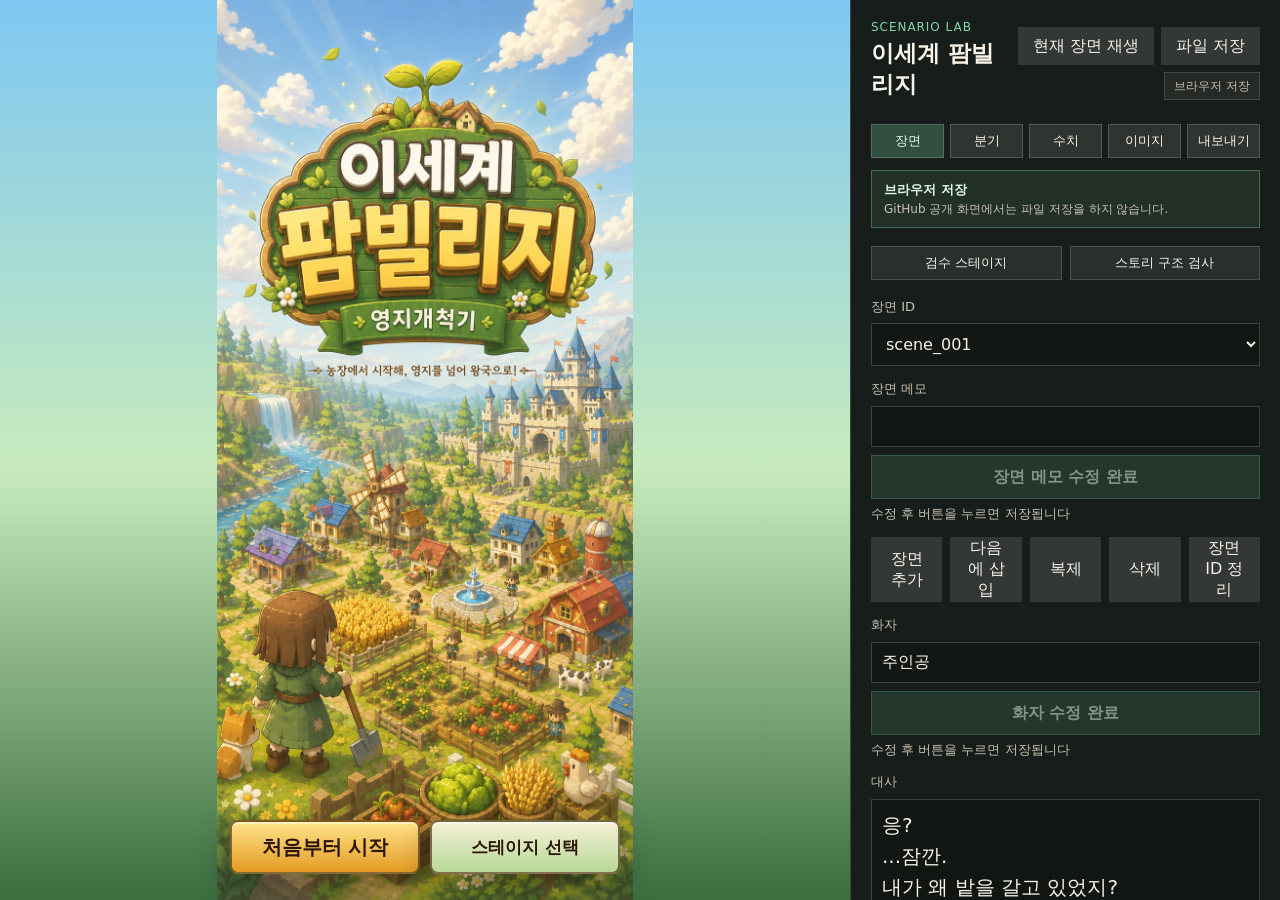
<file: index.html>
<!doctype html>
<html lang="ko">
  <script>if(location.search.includes("publish")||location.hash.includes("publish")){document.documentElement.classList.add("publish-page");}</script>
  <head>
    <meta charset="UTF-8" />
    <meta name="viewport" content="width=device-width, initial-scale=1.0, viewport-fit=cover" />
    <title>이세계 팜빌리지 제작 시뮬레이터</title>
    <link rel="stylesheet" href="./styles.css?v=20260715a" />
  </head>
  <body>
    <main class="app editor-open">
      <section class="stage" aria-label="비주얼 노벨 시뮬레이터">
        <img class="backdrop-fill" id="backdropFill" alt="" />
        <img class="backdrop" id="backdrop" alt="" />
        <div class="backdrop-fallback"></div>
        <section class="title-screen" id="titleScreen" aria-label="타이틀 화면">
          <img class="title-art" id="titleArt" alt="이세계 팜빌리지 영지개척기" />
          <div class="title-actions">
            <button class="title-start-button" id="startButton" type="button">처음부터 시작</button>
            <button class="title-stage-button" id="stageSelectButton" type="button">스테이지 선택</button>
          </div>
          <div class="stage-select-panel" id="stageSelectPanel" hidden>
            <div class="stage-select-header">
              <h2>스테이지 선택</h2>
              <button id="stageBackButton" type="button">닫기</button>
            </div>
            <div class="stage-select-list" id="stageSelectList"></div>
          </div>
        </section>
        <div class="character-layer" id="characterLayer"></div>
        <div class="scene-vignette"></div>
        <aside class="hud" aria-label="진행 상태">
          <div class="hud-block"><span>Quest</span><strong id="questTitle">-</strong></div>
          <div class="quest-progress"><div id="questProgress"></div></div>
          <div class="affection" id="affectionPanel"></div>
        </aside>
        <section class="dialogue" aria-live="polite">
          <div class="speaker-row">
            <strong id="speaker">-</strong>
            <div class="controls">
              <button class="icon-button" id="autoButton" type="button" title="자동 진행">Auto</button>
              <button class="icon-button" id="logButton" type="button" title="로그 보기">Log</button>
              <button class="icon-button" id="resetButton" type="button" title="테스트 플레이 처음부터">처음</button>
              <button class="icon-button next-button" id="nextButton" type="button" title="다음 장면">Next</button>
            </div>
          </div>
          <p id="line"></p>
          <div class="choices" id="choices"></div>
        </section>
      </section>

      <aside class="editor" aria-label="시나리오 에디터">
        <header class="editor-header">
          <div>
            <p class="eyebrow">Scenario Lab</p>
            <h1>이세계 팜빌리지</h1>
          </div>
          <div class="editor-actions">
            <button id="playCurrentButton" type="button">현재 장면 재생</button>
            <button id="saveFileButton" type="button">파일 저장</button>
            <span class="header-save-status idle" id="headerSaveStatus">파일 저장 대기</span>
          </div>
        </header>
        <div class="editor-tabs" role="tablist">
          <button class="active" data-editor-tab="scene" type="button">장면</button>
          <button data-editor-tab="branch" type="button">분기</button>
          <button data-editor-tab="stats" type="button">수치</button>
          <button data-editor-tab="assets" type="button">이미지</button>
          <button data-editor-tab="export" type="button">내보내기</button>
        </div>
        <section class="editor-body" id="editorBody"></section>
      </aside>

      <aside class="side-panel" id="logPanel" aria-label="대화 로그">
        <header><h1>테스트 로그</h1><button id="closeLogButton" type="button" onclick="var p=document.getElementById('logPanel');p.classList.remove('open');p.style.display='none';p.style.visibility='hidden';p.style.pointerEvents='none';">닫기</button></header>
        <div class="tabs" role="tablist">
          <button class="active" data-tab="log" type="button">로그</button>
          <button data-tab="quests" type="button">퀘스트</button>
          <button data-tab="characters" type="button">인물</button>
        </div>
        <div class="panel-content" id="panelContent"></div>
      </aside>
    </main>
    <script src="./data/scenario.js?v=20260715a"></script>
    <script src="./app.js?v=20260715a"></script>
  </body>
</html>
</file>
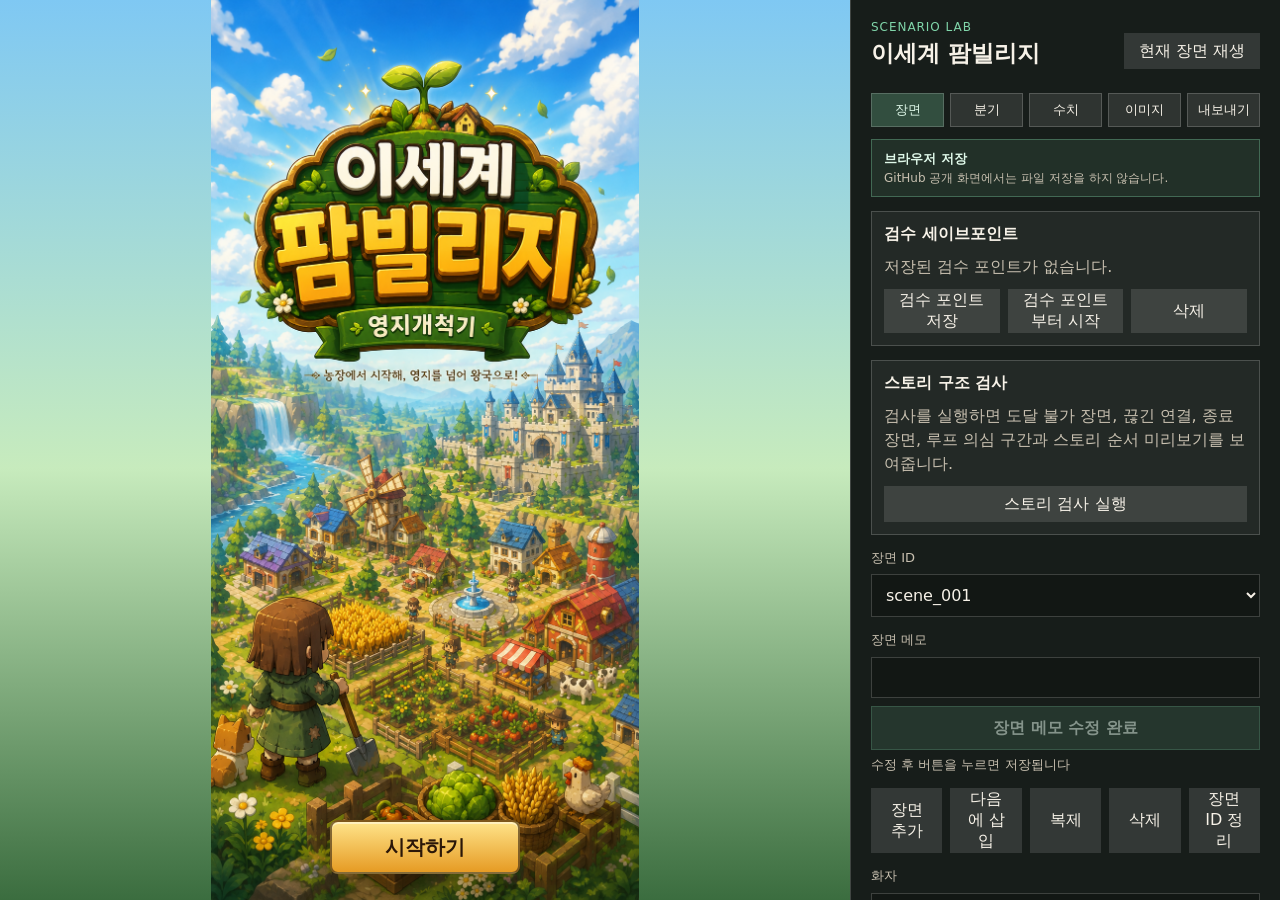
<file: github-pages-upload/index.html>
<!doctype html>
<html lang="ko">
  <script>if(location.search.includes("publish")||location.hash.includes("publish")){document.documentElement.classList.add("publish-page");}</script>
  <head>
    <meta charset="UTF-8" />
    <meta name="viewport" content="width=device-width, initial-scale=1.0, viewport-fit=cover" />
    <title>이세계 팜빌리지 제작 시뮬레이터</title>
    <link rel="stylesheet" href="./styles.css?v=20260713f" />
  </head>
  <body>
    <main class="app editor-open">
      <section class="stage" aria-label="비주얼 노벨 시뮬레이터">
        <img class="backdrop-fill" id="backdropFill" alt="" />
        <img class="backdrop" id="backdrop" alt="" />
        <div class="backdrop-fallback"></div>
        <section class="title-screen" id="titleScreen" aria-label="타이틀 화면">
          <img class="title-art" id="titleArt" alt="이세계 팜빌리지 영지개척기" />
          <div class="title-actions">
            <button class="title-start-button" id="startButton" type="button">시작하기</button>
          </div>
        </section>
        <div class="character-layer" id="characterLayer"></div>
        <div class="scene-vignette"></div>
        <aside class="hud" aria-label="진행 상태">
          <div class="hud-block"><span>Quest</span><strong id="questTitle">-</strong></div>
          <div class="quest-progress"><div id="questProgress"></div></div>
          <div class="affection" id="affectionPanel"></div>
        </aside>
        <section class="dialogue" aria-live="polite">
          <div class="speaker-row">
            <strong id="speaker">-</strong>
            <div class="controls">
              <button class="icon-button" id="autoButton" type="button" title="자동 진행">Auto</button>
              <button class="icon-button" id="logButton" type="button" title="로그 보기">Log</button>
              <button class="icon-button" id="resetButton" type="button" title="테스트 플레이 처음부터">처음</button>
              <button class="icon-button next-button" id="nextButton" type="button" title="다음 장면">Next</button>
            </div>
          </div>
          <p id="line"></p>
          <div class="choices" id="choices"></div>
        </section>
      </section>

      <aside class="editor" aria-label="시나리오 에디터">
        <header class="editor-header">
          <div>
            <p class="eyebrow">Scenario Lab</p>
            <h1>이세계 팜빌리지</h1>
          </div>
          <button id="playCurrentButton" type="button">현재 장면 재생</button>
        </header>
        <div class="editor-tabs" role="tablist">
          <button class="active" data-editor-tab="scene" type="button">장면</button>
          <button data-editor-tab="branch" type="button">분기</button>
          <button data-editor-tab="stats" type="button">수치</button>
          <button data-editor-tab="assets" type="button">이미지</button>
          <button data-editor-tab="export" type="button">내보내기</button>
        </div>
        <section class="editor-body" id="editorBody"></section>
      </aside>

      <aside class="side-panel" id="logPanel" aria-label="대화 로그">
        <header><h1>테스트 로그</h1><button id="closeLogButton" type="button" onclick="var p=document.getElementById('logPanel');p.classList.remove('open');p.style.display='none';p.style.visibility='hidden';p.style.pointerEvents='none';">닫기</button></header>
        <div class="tabs" role="tablist">
          <button class="active" data-tab="log" type="button">로그</button>
          <button data-tab="quests" type="button">퀘스트</button>
          <button data-tab="characters" type="button">인물</button>
        </div>
        <div class="panel-content" id="panelContent"></div>
      </aside>
    </main>
    <script src="./data/scenario.js?v=20260713f"></script>
    <script src="./app.js?v=20260713f"></script>
  </body>
</html>
</file>
<file: styles.css>
:root{color-scheme:dark;--ink:#f7f2e8;--muted:#c8c0b0;--panel:rgba(18,22,24,.78);--panel-strong:rgba(12,15,17,.94);--line:rgba(255,255,255,.18);--gold:#f5c86a;--mint:#80d6aa}*{box-sizing:border-box}html{overflow-x:hidden}body{margin:0;min-height:100vh;overflow:hidden;background:#111512;color:var(--ink);font-family:"Segoe UI","Noto Sans KR",system-ui,sans-serif}button,input,textarea,select{font:inherit}button{border:0;color:inherit;cursor:pointer}.app{display:grid;grid-template-columns:minmax(0,1fr) 430px;width:100vw;height:100vh;min-height:640px;background:#111512;overflow:hidden}.stage{position:relative;min-width:0;height:100vh;overflow:hidden}.backdrop,.backdrop-fallback{position:absolute;inset:0;width:100%;height:100%;object-fit:cover}.backdrop{z-index:1;opacity:0;transition:opacity .36s ease}.backdrop.loaded{opacity:1}.backdrop-fallback{z-index:0;background:linear-gradient(180deg,rgba(118,165,172,.55),rgba(71,92,72,.2) 38%,rgba(45,31,21,.92)),radial-gradient(circle at 18% 72%,rgba(167,124,69,.9),transparent 24%),linear-gradient(125deg,#354f42,#8a714a 55%,#3b2c25)}.scene-vignette{position:absolute;inset:0;z-index:3;pointer-events:none;background:linear-gradient(90deg,rgba(0,0,0,.45),transparent 24%,transparent 72%,rgba(0,0,0,.4)),linear-gradient(180deg,rgba(0,0,0,.08),transparent 45%,rgba(0,0,0,.78))}.character-layer{position:absolute;inset:0;z-index:2;pointer-events:none}.character{position:absolute;bottom:150px;width:auto;height:min(42vh,310px);max-width:min(28vw,330px);max-height:58vh;object-fit:contain;filter:drop-shadow(0 22px 28px rgba(0,0,0,.48))}.character.left{left:5vw}.character.center{left:50%;transform:translateX(-50%)}.character.right{right:5vw}.hud{position:absolute;top:20px;right:20px;z-index:5;width:min(330px,calc(100% - 40px));padding:14px;border:1px solid var(--line);background:rgba(12,15,17,.68);backdrop-filter:blur(14px)}.hud-block{display:flex;align-items:center;justify-content:space-between;gap:16px;font-size:13px}.hud-block span{color:var(--muted)}.hud-block strong{overflow:hidden;text-overflow:ellipsis;white-space:nowrap}.quest-progress{height:8px;margin:10px 0 12px;overflow:hidden;background:rgba(255,255,255,.14)}.quest-progress div{width:0;height:100%;background:linear-gradient(90deg,var(--mint),var(--gold));transition:width .26s ease}.affection{display:grid;grid-template-columns:repeat(2,minmax(0,1fr));gap:8px}.affection-item{display:flex;align-items:center;justify-content:space-between;min-width:0;padding:7px 9px;background:rgba(255,255,255,.1)}.affection-item span{overflow:hidden;text-overflow:ellipsis;white-space:nowrap}.affection-item strong{color:var(--gold)}.dialogue{position:absolute;left:50%;bottom:22px;z-index:6;width:min(960px,calc(100% - 44px));min-height:184px;padding:22px 24px 20px;transform:translateX(-50%);border:1px solid rgba(255,255,255,.24);background:var(--panel);backdrop-filter:blur(18px);box-shadow:0 18px 50px rgba(0,0,0,.36)}.speaker-row{display:flex;align-items:center;justify-content:space-between;gap:16px}#speaker{color:var(--gold);font-size:20px}.controls{display:flex;gap:8px}.icon-button,#closeLogButton,.tabs button,.choice,.editor button{min-height:36px;padding:0 14px;background:rgba(255,255,255,.12);border:1px solid transparent}.icon-button.active,.tabs button.active,.editor-tabs button.active{background:rgba(128,214,170,.26);color:#dff8e9}#line{white-space:pre-line;min-height:56px;margin:16px 0 8px;font-size:clamp(20px,2.1vw,27px);line-height:1.55;word-break:keep-all}.choices{display:flex;flex-wrap:wrap;gap:10px}.choice{border-color:rgba(255,255,255,.22);background:rgba(31,41,37,.88)}.choice:hover,.editor button:hover{background:rgba(128,214,170,.24)}.next-zone{display:none}.next-button{background:rgba(245,200,106,.18);border-color:rgba(245,200,106,.28)}.next-button:hover{background:rgba(245,200,106,.3)}.editor{height:100vh;overflow:auto;border-left:1px solid var(--line);background:#171d1a;padding:20px}.editor-header{display:flex;align-items:flex-end;justify-content:space-between;gap:12px;margin-bottom:16px}.editor-header h1{margin:0;font-size:23px}.eyebrow{margin:0 0 4px;color:var(--mint);font-size:12px;text-transform:uppercase;letter-spacing:.08em}.editor-tabs{display:grid;grid-template-columns:repeat(5,1fr);gap:6px;position:sticky;top:0;z-index:2;padding:8px 0 12px;background:#171d1a}.editor-tabs button{min-height:34px;padding:0 8px;background:rgba(255,255,255,.1);border:1px solid var(--line);font-size:13px}.editor-body{display:grid;gap:14px;padding-bottom:28px}.field{display:grid;gap:7px}.field span,.section-title{color:var(--muted);font-size:13px}.section-title{margin-top:8px;text-transform:uppercase;letter-spacing:.06em}.field input,.field textarea,.field select,.button-row input,#exportText,.mini-row select{width:100%;border:1px solid var(--line);background:rgba(0,0,0,.22);color:var(--ink);padding:10px;outline:none}.field textarea,#exportText{resize:vertical;line-height:1.5}.two-col{display:grid;grid-template-columns:1fr 1fr;gap:10px}.button-row{display:flex;gap:8px}.button-row>*{flex:1}.choice-editor{display:grid;gap:10px;padding:12px;border:1px solid var(--line);background:rgba(255,255,255,.05)}.mini-row{display:grid;grid-template-columns:1fr 100px 64px;gap:8px}.range-field{grid-template-columns:80px 1fr 32px;align-items:center}.range-field span{color:var(--ink)}.muted{margin:0;color:var(--muted);line-height:1.5;white-space:pre-line}.asset-preview{min-height:160px;border:1px solid var(--line);background:rgba(0,0,0,.18);overflow:hidden}.asset-preview img{display:block;width:100%;height:200px;object-fit:cover}.side-panel{visibility:hidden;pointer-events:none;position:absolute;top:0;right:430px;z-index:9;width:min(420px,100vw);height:100%;padding:22px;transform:translateX(100%);border-left:1px solid var(--line);background:var(--panel-strong);transition:transform .22s ease}.side-panel.open{visibility:visible;transform:translateX(0);pointer-events:auto}.side-panel header{display:flex;align-items:center;justify-content:space-between;gap:16px}.side-panel h1{margin:0;font-size:22px}.tabs{display:grid;grid-template-columns:repeat(3,1fr);gap:8px;margin:20px 0}.panel-content{display:grid;gap:12px;max-height:calc(100vh - 134px);overflow:auto;padding-right:4px}.log-entry,.info-entry{padding:12px;border:1px solid var(--line);background:rgba(255,255,255,.06)}.log-entry strong,.info-entry strong{display:block;margin-bottom:5px;color:var(--gold)}.log-entry span,.info-entry span{white-space:pre-line}.toast{position:absolute;left:24px;top:24px;z-index:12;max-width:min(420px,calc(100vw - 48px));padding:12px 14px;border:1px solid rgba(245,200,106,.45);background:rgba(23,21,16,.86);color:#ffe6a8;opacity:0;transform:translateY(-8px);transition:opacity .18s ease,transform .18s ease}.toast.show{opacity:1;transform:translateY(0)}
@media(max-width:1060px){
  body{overflow:hidden}
  .app{display:grid;grid-template-columns:1fr;grid-template-rows:minmax(430px,58dvh) minmax(0,42dvh);height:100dvh;min-height:0;padding-top:env(safe-area-inset-top);padding-bottom:env(safe-area-inset-bottom)}
  .stage{height:auto;min-height:0}
  .editor{height:auto;min-height:0;overflow:auto;border-left:0;border-top:1px solid var(--line);padding:14px 14px 22px;background:#171d1a;overscroll-behavior:contain}
  .editor-header{position:sticky;top:0;z-index:4;align-items:center;margin:-14px -14px 10px;padding:12px 14px 10px;background:rgba(23,29,26,.96);backdrop-filter:blur(14px);border-bottom:1px solid var(--line)}
  .editor-header h1{font-size:18px;line-height:1.2}.eyebrow{font-size:11px;margin-bottom:2px}.editor-header button{min-height:38px;padding:0 10px;font-size:13px;white-space:nowrap}
  .editor-tabs{top:54px;margin:0 -14px;padding:8px 14px;background:rgba(23,29,26,.96);overflow-x:auto;display:flex;gap:8px;scrollbar-width:none}.editor-tabs::-webkit-scrollbar{display:none}.editor-tabs button{flex:0 0 auto;min-width:72px;min-height:40px;padding:0 12px;font-size:14px}
  .editor-body{gap:12px;padding-top:6px;padding-bottom:30px}.two-col{grid-template-columns:1fr}.button-row{display:grid;grid-template-columns:repeat(2,minmax(0,1fr));gap:8px}.button-row>*{min-width:0}.mini-row{grid-template-columns:1fr 92px 58px}.choice-editor{padding:10px}.field input,.field textarea,.field select,.button-row input,#exportText,.mini-row select{min-height:44px;padding:11px;font-size:16px}.field textarea,#exportText{min-height:110px}.range-field{grid-template-columns:72px 1fr 30px}.asset-preview img{height:150px}
  .side-panel{display:none;right:0;width:100vw;height:100dvh;padding:18px;transform:none}.side-panel.open{visibility:visible;display:block;transform:none;pointer-events:auto}.panel-content{max-height:calc(100dvh - 132px)}
  .toast{left:12px;right:12px;top:calc(10px + env(safe-area-inset-top));max-width:none;text-align:center}
}
@media(max-width:720px){
  .app{grid-template-rows:minmax(390px,56dvh) minmax(0,44dvh)}
  .hud{top:8px;left:8px;right:8px;width:auto;padding:9px 10px}.hud-block{font-size:12px}.quest-progress{height:6px;margin:7px 0 8px}.affection{display:flex;gap:6px;overflow-x:auto;scrollbar-width:none}.affection::-webkit-scrollbar{display:none}.affection-item{flex:0 0 auto;min-width:66px;padding:5px 7px;font-size:12px;gap:6px}
  .character{bottom:142px;max-height:28vh;max-width:46vw}.character.left{left:-8vw}.character.right{right:-8vw}.character.center{left:50%}
  .dialogue{left:8px;right:8px;bottom:8px;width:auto;min-height:126px;padding:13px 13px 12px;transform:none;border-radius:0}.speaker-row{gap:8px;align-items:flex-start}#speaker{font-size:17px;line-height:1.2}.controls{gap:5px}.icon-button{min-width:44px;min-height:34px;padding:0 7px;font-size:12px}#line{min-height:42px;margin:10px 0 8px;font-size:18px;line-height:1.42}.choices{display:grid;grid-template-columns:1fr;gap:7px}.choice{width:100%;min-height:38px;text-align:left;padding:0 12px}
  .editor{padding:12px 12px 20px}.editor-header{margin:-12px -12px 8px;padding:10px 12px 8px}.editor-header h1{font-size:17px}.editor-tabs{top:50px;margin:0 -12px;padding:7px 12px}.editor-tabs button{min-width:68px;min-height:38px;font-size:13px}.section-title{font-size:12px}.field span{font-size:12px}.button-row{grid-template-columns:1fr}.mini-row{grid-template-columns:1fr 82px 54px;gap:6px}.range-field{grid-template-columns:64px 1fr 28px}.asset-preview{min-height:120px}.asset-preview img{height:130px}
}
@media(max-width:420px){
  .app{grid-template-rows:minmax(360px,55dvh) minmax(0,45dvh)}
  .dialogue{min-height:118px;padding:11px}#line{font-size:17px}.character{bottom:132px;max-height:26vh}.hud{padding:8px}.affection-item{min-width:58px;font-size:11px}.editor-header button{max-width:116px;white-space:normal;line-height:1.15}.editor-tabs button{min-width:62px;padding:0 10px}
}
@media(orientation:landscape) and (max-height:560px) and (max-width:920px){
  .app{grid-template-columns:minmax(0,1fr) 390px;grid-template-rows:1fr;height:100dvh}.stage{height:100dvh}.editor{height:100dvh;border-top:0;border-left:1px solid var(--line)}.dialogue{min-height:112px}.hud{width:300px}.character{bottom:126px;max-height:40vh}.side-panel{right:0}
}
.publish-mode .app{display:block;height:100vh;min-height:0}.publish-mode .editor{display:none}.publish-mode .stage{height:100vh;min-height:0}.publish-mode .side-panel{right:0}.publish-mode #line{white-space:pre-line}
@media(max-width:1060px){.publish-mode .app{display:block;height:100dvh}.publish-mode .stage{height:100dvh}.publish-mode .dialogue{bottom:12px}}

#closeLogButton{position:relative;z-index:20;pointer-events:auto}.side-panel.open{pointer-events:auto}.side-panel:not(.open){pointer-events:none}

/* hard log drawer fix */
.side-panel{display:none!important;visibility:hidden!important;pointer-events:none!important;position:fixed!important;top:0!important;right:0!important;z-index:50!important;width:min(420px,100vw)!important;height:100dvh!important;transform:none!important;background:var(--panel-strong)!important;border-left:1px solid var(--line)!important}.side-panel.open{display:block!important;visibility:visible!important;pointer-events:auto!important}.side-panel::before{content:"";position:fixed;inset:0;right:min(420px,100vw);background:rgba(0,0,0,.28)}.side-panel:not(.open)::before{display:none}.side-panel header,.side-panel .tabs,.side-panel .panel-content{position:relative;z-index:1}#closeLogButton{position:relative!important;z-index:60!important;pointer-events:auto!important}
@media(max-width:720px){.side-panel{width:100vw!important;border-left:0!important}.side-panel::before{display:none}}

/* visual novel stage polish */
.stage{background:#0d1210!important}.backdrop-fill{position:absolute;inset:-18px;width:calc(100% + 36px);height:calc(100% + 36px);object-fit:cover;object-position:center center;z-index:0;filter:blur(14px) saturate(.9) brightness(.52);transform:scale(1.02);opacity:.72}.backdrop{object-fit:cover!important;object-position:center center!important;z-index:1;background:transparent!important}.backdrop-fallback{z-index:0;background-color:#0d1210!important}.hud{top:18px!important;right:18px!important;width:min(300px,calc(100% - 36px))!important;padding:10px 12px!important;background:rgba(12,15,17,.56)!important}.hud-block{font-size:12px!important}.quest-progress{height:6px!important;margin:8px 0 10px!important}.affection{gap:6px!important}.affection-item{padding:6px 8px!important;font-size:13px!important}.character{bottom:252px!important;max-width:min(21vw,250px)!important;max-height:48vh!important}.dialogue{min-height:172px!important;background:rgba(15,18,18,.86)!important}.publish-mode .hud{width:230px!important;padding:9px 11px!important;background:rgba(12,15,17,.48)!important}.publish-mode .affection{display:none!important}.publish-mode #autoButton,.publish-mode #logButton{display:none!important}.publish-mode .character{bottom:230px!important;max-height:54vh!important;max-width:min(24vw,290px)!important}
@media(max-width:1060px){.backdrop-fill{inset:-14px;width:calc(100% + 28px);height:calc(100% + 28px)}.hud{top:10px!important;left:auto!important;right:10px!important;width:min(260px,calc(100% - 20px))!important}.affection{display:none!important}.character{bottom:158px!important;max-height:31vh!important;max-width:40vw!important}.publish-mode .character{bottom:150px!important;max-height:42vh!important;max-width:54vw!important}.dialogue{min-height:128px!important}}
@media(max-width:720px){.hud{left:8px!important;right:8px!important;width:auto!important}.character{bottom:156px!important;max-height:28vh!important;max-width:42vw!important}.character.left{left:12px!important}.character.right{right:12px!important}.publish-mode .hud{width:auto!important}.publish-mode .character{bottom:162px!important;max-height:36vh!important;max-width:58vw!important}.publish-mode .character.left{left:10px!important}.publish-mode .character.right{right:10px!important}.dialogue{min-height:116px!important}}

/* apply-on-demand text fields */
.apply-field{gap:8px}.apply-actions{display:grid;grid-template-columns:1fr;gap:6px}.apply-status{color:var(--muted);font-size:12px}.apply-field.dirty .apply-status{color:var(--gold)}.primary-apply-button{width:100%;min-height:44px!important;background:rgba(128,214,170,.26)!important;border:1px solid rgba(128,214,170,.45)!important;color:#e8fff1!important;font-weight:700}.primary-apply-button:not(:disabled):hover{background:rgba(128,214,170,.38)!important}.primary-apply-button:disabled{opacity:.52;cursor:default}

/* instant-save field badges */
.instant-field{position:relative}.instant-status{justify-self:start;color:var(--mint);font-size:12px;line-height:1}.section-title{display:block}


/* local file save status */
.editor-actions{display:flex;align-items:center;justify-content:flex-end;flex-wrap:wrap;gap:7px}.editor-actions button{min-height:38px}.header-save-status{display:inline-flex;align-items:center;min-height:28px;padding:0 9px;border:1px solid rgba(255,255,255,.14);background:rgba(255,255,255,.06);color:var(--muted);font-size:12px;line-height:1;white-space:nowrap}.header-save-status.pending{border-color:rgba(245,200,106,.5);background:rgba(245,200,106,.13);color:var(--gold)}.header-save-status.saved{border-color:rgba(128,214,170,.58);background:rgba(128,214,170,.16);color:var(--mint)}.header-save-status.local-only,.header-save-status.error{border-color:rgba(255,130,118,.5);background:rgba(255,130,118,.12);color:#ffb4aa}@media(max-width:720px){.editor-actions{justify-content:flex-end;gap:6px}.header-save-status{width:100%;justify-content:center;min-height:24px;font-size:11px}.editor-actions button{flex:1 1 92px;max-width:none!important}}
.file-save-status{display:flex;align-items:center;justify-content:space-between;gap:12px;padding:10px 12px;border:1px solid rgba(128,214,170,.34);background:rgba(128,214,170,.1)}.file-save-status strong{display:block;margin-bottom:2px;color:#dff8e9;font-size:13px}.file-save-status span{display:block;color:var(--muted);font-size:12px;line-height:1.35}.file-save-status.pending{border-color:rgba(245,200,106,.5);background:rgba(245,200,106,.12)}.file-save-status.pending strong{color:var(--gold)}.file-save-status.saved{border-color:rgba(128,214,170,.58);background:rgba(128,214,170,.16)}.file-save-status.saved strong{color:var(--mint)}.file-save-status.local-only,.file-save-status.error{border-color:rgba(255,130,118,.5);background:rgba(255,130,118,.12)}.file-save-status.local-only strong,.file-save-status.error strong{color:#ffb4aa}

.title-screen{position:absolute;inset:0;z-index:8;display:grid;place-items:end center;overflow:hidden;background:linear-gradient(180deg,#7fc8f3 0%,#c7ebbd 52%,#3b6d3f 100%)}.title-screen[hidden]{display:none}.title-art{position:absolute;inset:0;width:100%;height:100%;object-fit:contain;object-position:center center}.title-actions{position:relative;z-index:1;width:100%;display:flex;flex-wrap:wrap;gap:10px;justify-content:center;padding:0 24px max(26px,env(safe-area-inset-bottom));pointer-events:none}.title-actions button{pointer-events:auto}.title-start-button,.title-stage-button{min-width:190px;min-height:54px;padding:0 28px;border:2px solid rgba(82,58,23,.7);border-radius:8px;color:#2b1708;font-weight:800;font-size:20px;box-shadow:0 14px 34px rgba(0,0,0,.38),inset 0 2px 0 rgba(255,255,255,.45)}.title-start-button{background:linear-gradient(180deg,#ffe48a,#e69b24)}.title-stage-button{background:linear-gradient(180deg,#f6f0d8,#b7d995);font-size:17px}.title-start-button:hover,.title-stage-button:hover{filter:brightness(1.05);transform:translateY(-1px)}.stage-select-panel{position:absolute;left:18px;right:18px;bottom:104px;z-index:3;max-height:min(56%,520px);overflow:auto;padding:14px;border:1px solid rgba(245,200,106,.42);background:rgba(18,22,20,.88);box-shadow:0 22px 58px rgba(0,0,0,.48);backdrop-filter:blur(16px);pointer-events:auto}.stage-select-header{display:flex;align-items:center;justify-content:space-between;gap:12px;margin-bottom:10px}.stage-select-header h2{margin:0;color:var(--gold);font-size:18px}.stage-select-header button{min-height:34px;padding:0 12px;background:rgba(255,255,255,.12);border:1px solid rgba(255,255,255,.18)}.stage-select-list{display:grid;gap:8px}.stage-select-item{display:grid;gap:4px;width:100%;min-height:58px;padding:10px 12px;text-align:left;border:1px solid rgba(255,255,255,.16);background:rgba(12,15,17,.72);color:var(--ink)}.stage-select-item strong{color:var(--gold);font-size:15px}.stage-select-item span{color:var(--muted);font-size:12px;line-height:1.35}.stage-select-item:hover{background:rgba(76,101,79,.86)}.title-active .stage .hud,.title-active .stage .dialogue,.title-active .stage .character-layer,.title-active .stage .scene-vignette{display:none}.title-active .stage .backdrop,.title-active .stage .backdrop-fill{opacity:0}.publish-mode .title-screen{z-index:20}
@media (max-width: 760px){.character{bottom:132px;height:min(34vh,230px)}.title-start-button,.title-stage-button{min-width:168px;min-height:50px;font-size:18px}.title-stage-button{font-size:16px}.title-actions{padding-bottom:max(18px,env(safe-area-inset-bottom))}.stage-select-panel{left:10px;right:10px;bottom:118px;max-height:52%;padding:12px}.stage-select-item{min-height:54px}}

/* fixed 3-line visual novel dialogue */
.dialogue{height:210px!important;min-height:0!important;display:flex!important;flex-direction:column!important;overflow:hidden!important}.speaker-row{flex:0 0 auto!important}#line{position:relative!important;flex:0 0 calc(1.55em * 3)!important;height:calc(1.55em * 3)!important;min-height:0!important;max-height:calc(1.55em * 3)!important;overflow:hidden!important;margin:14px 0 8px!important;white-space:pre-line!important}.choices{flex:1 1 auto!important;min-height:0!important;overflow:hidden!important}.next-button.has-more-lines{background:rgba(245,200,106,.34)!important;border-color:rgba(245,200,106,.56)!important}#line[data-page]:not([data-page=""])::after{content:attr(data-page);position:absolute;right:0;bottom:-2px;padding-left:10px;background:linear-gradient(90deg,transparent,rgba(15,18,18,.9) 18%);color:rgba(247,242,232,.58);font-size:12px;line-height:1}
@media(max-width:1060px){.dialogue{height:154px!important}#line{flex-basis:calc(1.42em * 3)!important;height:calc(1.42em * 3)!important;max-height:calc(1.42em * 3)!important}}
@media(max-width:720px){.dialogue{height:142px!important}#line{flex-basis:calc(1.42em * 3)!important;height:calc(1.42em * 3)!important;max-height:calc(1.42em * 3)!important}}
@media(max-width:420px){.dialogue{height:136px!important}#line{flex-basis:calc(1.42em * 3)!important;height:calc(1.42em * 3)!important;max-height:calc(1.42em * 3)!important}}

/* choice panel floats above fixed dialogue */
.dialogue.has-visible-choices{overflow:visible!important}.dialogue.has-visible-choices .choices{position:absolute!important;left:24px!important;right:24px!important;bottom:calc(100% + 12px)!important;display:grid!important;grid-template-columns:repeat(auto-fit,minmax(180px,1fr))!important;gap:10px!important;overflow:visible!important;z-index:8!important}.dialogue.has-visible-choices .choice{min-height:46px!important;padding:0 16px!important;border:1px solid rgba(245,200,106,.34)!important;background:rgba(20,26,24,.9)!important;box-shadow:0 10px 28px rgba(0,0,0,.3)!important;text-align:left!important}.dialogue.has-visible-choices .choice:hover{background:rgba(78,103,83,.95)!important}
@media(max-width:720px){.dialogue.has-visible-choices .choices{left:0!important;right:0!important;bottom:calc(100% + 8px)!important;grid-template-columns:1fr!important;gap:7px!important}.dialogue.has-visible-choices .choice{min-height:42px!important}}

.character{transition:filter .22s ease,opacity .22s ease,transform .22s ease}
.character.is-speaking{filter:drop-shadow(0 22px 28px rgba(0,0,0,.48)) brightness(1.08) saturate(1.08);opacity:1;z-index:3}
.character.is-dimmed{filter:drop-shadow(0 18px 22px rgba(0,0,0,.42)) brightness(.58) saturate(.78);opacity:.72;z-index:2}
.character.center.is-speaking{transform:translateX(-50%) scale(1.035)}
.character:not(.center).is-speaking{transform:scale(1.035)}
@media(max-width:720px){.character.center.is-speaking{transform:translateX(-50%) scale(1.02)}.character:not(.center).is-speaking{transform:scale(1.02)}}

/* publish phone frame */
body.publish-mode{min-height:100dvh!important;display:grid!important;place-items:center!important;overflow:hidden!important;background:#070b08!important}
body.publish-mode .app{display:block!important;position:relative!important;width:min(100vw,calc(100dvh * 1024 / 1792))!important;height:min(100dvh,calc(100vw * 1792 / 1024))!important;min-height:0!important;aspect-ratio:1024/1792!important;margin:auto!important;overflow:hidden!important;background:#0d1210!important;box-shadow:0 0 0 1px rgba(255,255,255,.16),0 24px 70px rgba(0,0,0,.58)!important}
body.publish-mode .stage{width:100%!important;height:100%!important;min-height:0!important}
body.publish-mode .editor{display:none!important}
body.publish-mode .side-panel{right:0!important}
body.publish-mode .dialogue{left:12px!important;right:12px!important;bottom:12px!important;width:auto!important;transform:none!important}
body.publish-mode .hud{top:12px!important;left:12px!important;right:12px!important;width:auto!important}
body.publish-mode .character.left{left:10px!important}
body.publish-mode .character.right{right:10px!important}
@media(max-width:520px){body.publish-mode .app{box-shadow:none!important}}


/* publish fallback before script boot */
html.publish-page body{min-height:100dvh!important;display:grid!important;place-items:center!important;overflow:hidden!important;background:#070b08!important}
html.publish-page .app{display:block!important;position:relative!important;width:min(100vw,calc(100dvh * 1024 / 1792))!important;height:min(100dvh,calc(100vw * 1792 / 1024))!important;min-height:0!important;aspect-ratio:1024/1792!important;margin:auto!important;overflow:hidden!important;background:#0d1210!important}
html.publish-page .editor{display:none!important}
html.publish-page .stage{width:100%!important;height:100%!important;min-height:0!important}

/* player name input */
.name-entry{display:grid;grid-template-columns:minmax(0,1fr) auto;gap:8px;width:min(520px,100%);align-items:center}.name-entry input{min-height:42px;border:1px solid rgba(245,200,106,.36);background:rgba(0,0,0,.34);color:var(--ink);padding:0 12px;outline:none}.name-entry input:focus{border-color:rgba(245,200,106,.78);box-shadow:0 0 0 2px rgba(245,200,106,.12)}.name-entry button{min-height:42px;padding:0 14px;border:1px solid rgba(245,200,106,.42);background:rgba(245,200,106,.2);color:var(--ink)}@media(max-width:720px){.name-entry{grid-template-columns:1fr}.name-entry button{width:100%}}

/* visible player name entry */
.dialogue.has-name-entry{overflow:visible!important}.dialogue.has-name-entry .choices{position:absolute!important;left:24px!important;right:24px!important;bottom:calc(100% + 12px)!important;display:grid!important;grid-template-columns:1fr!important;gap:8px!important;overflow:visible!important;z-index:9!important}.dialogue.has-name-entry .name-entry{width:100%!important;padding:10px;border:1px solid rgba(245,200,106,.28);background:rgba(15,18,18,.92);box-shadow:0 12px 32px rgba(0,0,0,.36)}@media(max-width:720px){.dialogue.has-name-entry .choices{left:0!important;right:0!important;bottom:calc(100% + 8px)!important}.dialogue.has-name-entry .name-entry{padding:8px}}


/* dialogue editor preview */
.dialogue-script-field .dialogue-script-input{font-size:20px!important;line-height:1.55!important;white-space:pre-line!important;word-break:keep-all!important;overflow-wrap:break-word!important;resize:vertical!important;min-height:calc(1.55em * 5 + 24px)!important;background:rgba(8,11,10,.38)!important}.dialogue-page-preview{border:1px solid rgba(245,200,106,.28);background:rgba(12,15,17,.58);color:var(--ink);padding:10px 12px;white-space:pre-line;font-size:18px;line-height:1.42;word-break:keep-all;overflow-wrap:break-word}.dialogue-page-preview::before{content:"실제 대사창 페이지";display:block;margin-bottom:7px;color:var(--gold);font-size:12px;line-height:1.2}@media(max-width:720px){.dialogue-script-field .dialogue-script-input{font-size:18px!important;line-height:1.42!important}.dialogue-page-preview{font-size:17px;line-height:1.42}}


/* story structure tools */
.story-tools{gap:10px}.story-list{display:grid;gap:6px}.story-list strong{color:var(--gold);font-size:13px}.story-list-items{display:flex;flex-wrap:wrap;gap:6px}.story-pill{display:inline-flex;align-items:center;max-width:100%;padding:5px 8px;border:1px solid rgba(255,255,255,.14);background:rgba(255,255,255,.07);color:var(--ink);font-size:12px;line-height:1.25}.muted-pill{color:var(--muted)}

/* scene management tools */
.scene-tool-menu{position:sticky;top:54px;z-index:1;margin:-4px 0 0;padding:8px 0 4px;background:#171d1a}.scene-tool-row{display:grid;grid-template-columns:1fr 1fr;gap:8px}.scene-tool-row button{min-height:34px;border:1px solid rgba(255,255,255,.16);background:rgba(255,255,255,.08);font-size:13px}.scene-tool-row button.active{border-color:rgba(128,214,170,.5);background:rgba(128,214,170,.24);color:#dff8e9}@media(max-width:720px){.scene-tool-menu{top:96px;margin:0 -12px;padding:7px 12px;background:rgba(23,29,26,.96)}.scene-tool-row{display:flex;gap:8px;overflow-x:auto;scrollbar-width:none}.scene-tool-row::-webkit-scrollbar{display:none}.scene-tool-row button{flex:0 0 auto;min-width:112px;min-height:36px}}

/* review stages */
.stage-create-row{grid-template-columns:minmax(0,1fr) auto}.review-stage-item{display:grid;gap:9px;padding:10px;border:1px solid rgba(245,200,106,.22);background:rgba(255,255,255,.04)}.review-stage-item .apply-field{gap:6px}.review-stage-item .primary-apply-button{min-height:36px!important}.review-stage-item .button-row button{min-height:36px}@media(max-width:720px){.stage-create-row{grid-template-columns:1fr}.review-stage-item{padding:9px}}
</file>
<file: github-pages-upload/styles.css>
:root{color-scheme:dark;--ink:#f7f2e8;--muted:#c8c0b0;--panel:rgba(18,22,24,.78);--panel-strong:rgba(12,15,17,.94);--line:rgba(255,255,255,.18);--gold:#f5c86a;--mint:#80d6aa}*{box-sizing:border-box}html{overflow-x:hidden}body{margin:0;min-height:100vh;overflow:hidden;background:#111512;color:var(--ink);font-family:"Segoe UI","Noto Sans KR",system-ui,sans-serif}button,input,textarea,select{font:inherit}button{border:0;color:inherit;cursor:pointer}.app{display:grid;grid-template-columns:minmax(0,1fr) 430px;width:100vw;height:100vh;min-height:640px;background:#111512;overflow:hidden}.stage{position:relative;min-width:0;height:100vh;overflow:hidden}.backdrop,.backdrop-fallback{position:absolute;inset:0;width:100%;height:100%;object-fit:cover}.backdrop{z-index:1;opacity:0;transition:opacity .36s ease}.backdrop.loaded{opacity:1}.backdrop-fallback{z-index:0;background:linear-gradient(180deg,rgba(118,165,172,.55),rgba(71,92,72,.2) 38%,rgba(45,31,21,.92)),radial-gradient(circle at 18% 72%,rgba(167,124,69,.9),transparent 24%),linear-gradient(125deg,#354f42,#8a714a 55%,#3b2c25)}.scene-vignette{position:absolute;inset:0;z-index:3;pointer-events:none;background:linear-gradient(90deg,rgba(0,0,0,.45),transparent 24%,transparent 72%,rgba(0,0,0,.4)),linear-gradient(180deg,rgba(0,0,0,.08),transparent 45%,rgba(0,0,0,.78))}.character-layer{position:absolute;inset:0;z-index:2;pointer-events:none}.character{position:absolute;bottom:150px;width:auto;height:min(42vh,310px);max-width:min(28vw,330px);max-height:58vh;object-fit:contain;filter:drop-shadow(0 22px 28px rgba(0,0,0,.48))}.character.left{left:5vw}.character.center{left:50%;transform:translateX(-50%)}.character.right{right:5vw}.hud{position:absolute;top:20px;right:20px;z-index:5;width:min(330px,calc(100% - 40px));padding:14px;border:1px solid var(--line);background:rgba(12,15,17,.68);backdrop-filter:blur(14px)}.hud-block{display:flex;align-items:center;justify-content:space-between;gap:16px;font-size:13px}.hud-block span{color:var(--muted)}.hud-block strong{overflow:hidden;text-overflow:ellipsis;white-space:nowrap}.quest-progress{height:8px;margin:10px 0 12px;overflow:hidden;background:rgba(255,255,255,.14)}.quest-progress div{width:0;height:100%;background:linear-gradient(90deg,var(--mint),var(--gold));transition:width .26s ease}.affection{display:grid;grid-template-columns:repeat(2,minmax(0,1fr));gap:8px}.affection-item{display:flex;align-items:center;justify-content:space-between;min-width:0;padding:7px 9px;background:rgba(255,255,255,.1)}.affection-item span{overflow:hidden;text-overflow:ellipsis;white-space:nowrap}.affection-item strong{color:var(--gold)}.dialogue{position:absolute;left:50%;bottom:22px;z-index:6;width:min(960px,calc(100% - 44px));min-height:184px;padding:22px 24px 20px;transform:translateX(-50%);border:1px solid rgba(255,255,255,.24);background:var(--panel);backdrop-filter:blur(18px);box-shadow:0 18px 50px rgba(0,0,0,.36)}.speaker-row{display:flex;align-items:center;justify-content:space-between;gap:16px}#speaker{color:var(--gold);font-size:20px}.controls{display:flex;gap:8px}.icon-button,#closeLogButton,.tabs button,.choice,.editor button{min-height:36px;padding:0 14px;background:rgba(255,255,255,.12);border:1px solid transparent}.icon-button.active,.tabs button.active,.editor-tabs button.active{background:rgba(128,214,170,.26);color:#dff8e9}#line{white-space:pre-line;min-height:56px;margin:16px 0 8px;font-size:clamp(20px,2.1vw,27px);line-height:1.55;word-break:keep-all}.choices{display:flex;flex-wrap:wrap;gap:10px}.choice{border-color:rgba(255,255,255,.22);background:rgba(31,41,37,.88)}.choice:hover,.editor button:hover{background:rgba(128,214,170,.24)}.next-zone{display:none}.next-button{background:rgba(245,200,106,.18);border-color:rgba(245,200,106,.28)}.next-button:hover{background:rgba(245,200,106,.3)}.editor{height:100vh;overflow:auto;border-left:1px solid var(--line);background:#171d1a;padding:20px}.editor-header{display:flex;align-items:flex-end;justify-content:space-between;gap:12px;margin-bottom:16px}.editor-header h1{margin:0;font-size:23px}.eyebrow{margin:0 0 4px;color:var(--mint);font-size:12px;text-transform:uppercase;letter-spacing:.08em}.editor-tabs{display:grid;grid-template-columns:repeat(5,1fr);gap:6px;position:sticky;top:0;z-index:2;padding:8px 0 12px;background:#171d1a}.editor-tabs button{min-height:34px;padding:0 8px;background:rgba(255,255,255,.1);border:1px solid var(--line);font-size:13px}.editor-body{display:grid;gap:14px;padding-bottom:28px}.field{display:grid;gap:7px}.field span,.section-title{color:var(--muted);font-size:13px}.section-title{margin-top:8px;text-transform:uppercase;letter-spacing:.06em}.field input,.field textarea,.field select,.button-row input,#exportText,.mini-row select{width:100%;border:1px solid var(--line);background:rgba(0,0,0,.22);color:var(--ink);padding:10px;outline:none}.field textarea,#exportText{resize:vertical;line-height:1.5}.two-col{display:grid;grid-template-columns:1fr 1fr;gap:10px}.button-row{display:flex;gap:8px}.button-row>*{flex:1}.choice-editor{display:grid;gap:10px;padding:12px;border:1px solid var(--line);background:rgba(255,255,255,.05)}.mini-row{display:grid;grid-template-columns:1fr 100px 64px;gap:8px}.range-field{grid-template-columns:80px 1fr 32px;align-items:center}.range-field span{color:var(--ink)}.muted{margin:0;color:var(--muted);line-height:1.5;white-space:pre-line}.asset-preview{min-height:160px;border:1px solid var(--line);background:rgba(0,0,0,.18);overflow:hidden}.asset-preview img{display:block;width:100%;height:200px;object-fit:cover}.side-panel{visibility:hidden;pointer-events:none;position:absolute;top:0;right:430px;z-index:9;width:min(420px,100vw);height:100%;padding:22px;transform:translateX(100%);border-left:1px solid var(--line);background:var(--panel-strong);transition:transform .22s ease}.side-panel.open{visibility:visible;transform:translateX(0);pointer-events:auto}.side-panel header{display:flex;align-items:center;justify-content:space-between;gap:16px}.side-panel h1{margin:0;font-size:22px}.tabs{display:grid;grid-template-columns:repeat(3,1fr);gap:8px;margin:20px 0}.panel-content{display:grid;gap:12px;max-height:calc(100vh - 134px);overflow:auto;padding-right:4px}.log-entry,.info-entry{padding:12px;border:1px solid var(--line);background:rgba(255,255,255,.06)}.log-entry strong,.info-entry strong{display:block;margin-bottom:5px;color:var(--gold)}.log-entry span,.info-entry span{white-space:pre-line}.toast{position:absolute;left:24px;top:24px;z-index:12;max-width:min(420px,calc(100vw - 48px));padding:12px 14px;border:1px solid rgba(245,200,106,.45);background:rgba(23,21,16,.86);color:#ffe6a8;opacity:0;transform:translateY(-8px);transition:opacity .18s ease,transform .18s ease}.toast.show{opacity:1;transform:translateY(0)}
@media(max-width:1060px){
  body{overflow:hidden}
  .app{display:grid;grid-template-columns:1fr;grid-template-rows:minmax(430px,58dvh) minmax(0,42dvh);height:100dvh;min-height:0;padding-top:env(safe-area-inset-top);padding-bottom:env(safe-area-inset-bottom)}
  .stage{height:auto;min-height:0}
  .editor{height:auto;min-height:0;overflow:auto;border-left:0;border-top:1px solid var(--line);padding:14px 14px 22px;background:#171d1a;overscroll-behavior:contain}
  .editor-header{position:sticky;top:0;z-index:4;align-items:center;margin:-14px -14px 10px;padding:12px 14px 10px;background:rgba(23,29,26,.96);backdrop-filter:blur(14px);border-bottom:1px solid var(--line)}
  .editor-header h1{font-size:18px;line-height:1.2}.eyebrow{font-size:11px;margin-bottom:2px}.editor-header button{min-height:38px;padding:0 10px;font-size:13px;white-space:nowrap}
  .editor-tabs{top:54px;margin:0 -14px;padding:8px 14px;background:rgba(23,29,26,.96);overflow-x:auto;display:flex;gap:8px;scrollbar-width:none}.editor-tabs::-webkit-scrollbar{display:none}.editor-tabs button{flex:0 0 auto;min-width:72px;min-height:40px;padding:0 12px;font-size:14px}
  .editor-body{gap:12px;padding-top:6px;padding-bottom:30px}.two-col{grid-template-columns:1fr}.button-row{display:grid;grid-template-columns:repeat(2,minmax(0,1fr));gap:8px}.button-row>*{min-width:0}.mini-row{grid-template-columns:1fr 92px 58px}.choice-editor{padding:10px}.field input,.field textarea,.field select,.button-row input,#exportText,.mini-row select{min-height:44px;padding:11px;font-size:16px}.field textarea,#exportText{min-height:110px}.range-field{grid-template-columns:72px 1fr 30px}.asset-preview img{height:150px}
  .side-panel{display:none;right:0;width:100vw;height:100dvh;padding:18px;transform:none}.side-panel.open{visibility:visible;display:block;transform:none;pointer-events:auto}.panel-content{max-height:calc(100dvh - 132px)}
  .toast{left:12px;right:12px;top:calc(10px + env(safe-area-inset-top));max-width:none;text-align:center}
}
@media(max-width:720px){
  .app{grid-template-rows:minmax(390px,56dvh) minmax(0,44dvh)}
  .hud{top:8px;left:8px;right:8px;width:auto;padding:9px 10px}.hud-block{font-size:12px}.quest-progress{height:6px;margin:7px 0 8px}.affection{display:flex;gap:6px;overflow-x:auto;scrollbar-width:none}.affection::-webkit-scrollbar{display:none}.affection-item{flex:0 0 auto;min-width:66px;padding:5px 7px;font-size:12px;gap:6px}
  .character{bottom:142px;max-height:28vh;max-width:46vw}.character.left{left:-8vw}.character.right{right:-8vw}.character.center{left:50%}
  .dialogue{left:8px;right:8px;bottom:8px;width:auto;min-height:126px;padding:13px 13px 12px;transform:none;border-radius:0}.speaker-row{gap:8px;align-items:flex-start}#speaker{font-size:17px;line-height:1.2}.controls{gap:5px}.icon-button{min-width:44px;min-height:34px;padding:0 7px;font-size:12px}#line{min-height:42px;margin:10px 0 8px;font-size:18px;line-height:1.42}.choices{display:grid;grid-template-columns:1fr;gap:7px}.choice{width:100%;min-height:38px;text-align:left;padding:0 12px}
  .editor{padding:12px 12px 20px}.editor-header{margin:-12px -12px 8px;padding:10px 12px 8px}.editor-header h1{font-size:17px}.editor-tabs{top:50px;margin:0 -12px;padding:7px 12px}.editor-tabs button{min-width:68px;min-height:38px;font-size:13px}.section-title{font-size:12px}.field span{font-size:12px}.button-row{grid-template-columns:1fr}.mini-row{grid-template-columns:1fr 82px 54px;gap:6px}.range-field{grid-template-columns:64px 1fr 28px}.asset-preview{min-height:120px}.asset-preview img{height:130px}
}
@media(max-width:420px){
  .app{grid-template-rows:minmax(360px,55dvh) minmax(0,45dvh)}
  .dialogue{min-height:118px;padding:11px}#line{font-size:17px}.character{bottom:132px;max-height:26vh}.hud{padding:8px}.affection-item{min-width:58px;font-size:11px}.editor-header button{max-width:116px;white-space:normal;line-height:1.15}.editor-tabs button{min-width:62px;padding:0 10px}
}
@media(orientation:landscape) and (max-height:560px) and (max-width:920px){
  .app{grid-template-columns:minmax(0,1fr) 390px;grid-template-rows:1fr;height:100dvh}.stage{height:100dvh}.editor{height:100dvh;border-top:0;border-left:1px solid var(--line)}.dialogue{min-height:112px}.hud{width:300px}.character{bottom:126px;max-height:40vh}.side-panel{right:0}
}
.publish-mode .app{display:block;height:100vh;min-height:0}.publish-mode .editor{display:none}.publish-mode .stage{height:100vh;min-height:0}.publish-mode .side-panel{right:0}.publish-mode #line{white-space:pre-line}
@media(max-width:1060px){.publish-mode .app{display:block;height:100dvh}.publish-mode .stage{height:100dvh}.publish-mode .dialogue{bottom:12px}}

#closeLogButton{position:relative;z-index:20;pointer-events:auto}.side-panel.open{pointer-events:auto}.side-panel:not(.open){pointer-events:none}

/* hard log drawer fix */
.side-panel{display:none!important;visibility:hidden!important;pointer-events:none!important;position:fixed!important;top:0!important;right:0!important;z-index:50!important;width:min(420px,100vw)!important;height:100dvh!important;transform:none!important;background:var(--panel-strong)!important;border-left:1px solid var(--line)!important}.side-panel.open{display:block!important;visibility:visible!important;pointer-events:auto!important}.side-panel::before{content:"";position:fixed;inset:0;right:min(420px,100vw);background:rgba(0,0,0,.28)}.side-panel:not(.open)::before{display:none}.side-panel header,.side-panel .tabs,.side-panel .panel-content{position:relative;z-index:1}#closeLogButton{position:relative!important;z-index:60!important;pointer-events:auto!important}
@media(max-width:720px){.side-panel{width:100vw!important;border-left:0!important}.side-panel::before{display:none}}

/* visual novel stage polish */
.stage{background:#0d1210!important}.backdrop-fill{position:absolute;inset:-18px;width:calc(100% + 36px);height:calc(100% + 36px);object-fit:cover;object-position:center center;z-index:0;filter:blur(14px) saturate(.9) brightness(.52);transform:scale(1.02);opacity:.72}.backdrop{object-fit:cover!important;object-position:center center!important;z-index:1;background:transparent!important}.backdrop-fallback{z-index:0;background-color:#0d1210!important}.hud{top:18px!important;right:18px!important;width:min(300px,calc(100% - 36px))!important;padding:10px 12px!important;background:rgba(12,15,17,.56)!important}.hud-block{font-size:12px!important}.quest-progress{height:6px!important;margin:8px 0 10px!important}.affection{gap:6px!important}.affection-item{padding:6px 8px!important;font-size:13px!important}.character{bottom:252px!important;max-width:min(21vw,250px)!important;max-height:48vh!important}.dialogue{min-height:172px!important;background:rgba(15,18,18,.86)!important}.publish-mode .hud{width:230px!important;padding:9px 11px!important;background:rgba(12,15,17,.48)!important}.publish-mode .affection{display:none!important}.publish-mode #autoButton,.publish-mode #logButton{display:none!important}.publish-mode .character{bottom:230px!important;max-height:54vh!important;max-width:min(24vw,290px)!important}
@media(max-width:1060px){.backdrop-fill{inset:-14px;width:calc(100% + 28px);height:calc(100% + 28px)}.hud{top:10px!important;left:auto!important;right:10px!important;width:min(260px,calc(100% - 20px))!important}.affection{display:none!important}.character{bottom:158px!important;max-height:31vh!important;max-width:40vw!important}.publish-mode .character{bottom:150px!important;max-height:42vh!important;max-width:54vw!important}.dialogue{min-height:128px!important}}
@media(max-width:720px){.hud{left:8px!important;right:8px!important;width:auto!important}.character{bottom:156px!important;max-height:28vh!important;max-width:42vw!important}.character.left{left:12px!important}.character.right{right:12px!important}.publish-mode .hud{width:auto!important}.publish-mode .character{bottom:162px!important;max-height:36vh!important;max-width:58vw!important}.publish-mode .character.left{left:10px!important}.publish-mode .character.right{right:10px!important}.dialogue{min-height:116px!important}}

/* apply-on-demand text fields */
.apply-field{gap:8px}.apply-actions{display:grid;grid-template-columns:1fr;gap:6px}.apply-status{color:var(--muted);font-size:12px}.apply-field.dirty .apply-status{color:var(--gold)}.primary-apply-button{width:100%;min-height:44px!important;background:rgba(128,214,170,.26)!important;border:1px solid rgba(128,214,170,.45)!important;color:#e8fff1!important;font-weight:700}.primary-apply-button:not(:disabled):hover{background:rgba(128,214,170,.38)!important}.primary-apply-button:disabled{opacity:.52;cursor:default}

/* instant-save field badges */
.instant-field{position:relative}.instant-status{justify-self:start;color:var(--mint);font-size:12px;line-height:1}.section-title{display:block}

/* GitHub upload sync status */
.upload-sync{display:flex;align-items:center;justify-content:space-between;gap:12px;padding:10px 12px;border:1px solid rgba(128,214,170,.32);background:rgba(128,214,170,.1)}.upload-sync strong{display:block;margin-bottom:2px;color:#dff8e9;font-size:13px}.upload-sync span{display:block;color:var(--muted);font-size:12px;line-height:1.35}.upload-sync button{flex:0 0 auto;min-width:76px;background:rgba(128,214,170,.26)!important;border:1px solid rgba(128,214,170,.42)!important}.upload-sync button:disabled{opacity:.62;cursor:default}.upload-sync.dirty{border-color:rgba(245,200,106,.46);background:rgba(245,200,106,.12)}.upload-sync.dirty strong{color:var(--gold)}.upload-sync.dirty button{background:rgba(245,200,106,.24)!important;border-color:rgba(245,200,106,.48)!important}.upload-sync.busy{border-color:rgba(128,214,170,.58);background:rgba(128,214,170,.16)}.upload-sync.busy strong{color:var(--mint)}.upload-sync.synced{opacity:.88}
@media(max-width:720px){.upload-sync{display:grid;grid-template-columns:1fr;gap:8px}.upload-sync button{width:100%}}

/* local file save status */
.file-save-status{display:flex;align-items:center;justify-content:space-between;gap:12px;padding:10px 12px;border:1px solid rgba(128,214,170,.34);background:rgba(128,214,170,.1)}.file-save-status strong{display:block;margin-bottom:2px;color:#dff8e9;font-size:13px}.file-save-status span{display:block;color:var(--muted);font-size:12px;line-height:1.35}.file-save-status.pending{border-color:rgba(245,200,106,.5);background:rgba(245,200,106,.12)}.file-save-status.pending strong{color:var(--gold)}.file-save-status.saved{border-color:rgba(128,214,170,.58);background:rgba(128,214,170,.16)}.file-save-status.saved strong{color:var(--mint)}.file-save-status.local-only,.file-save-status.error{border-color:rgba(255,130,118,.5);background:rgba(255,130,118,.12)}.file-save-status.local-only strong,.file-save-status.error strong{color:#ffb4aa}

.title-screen{position:absolute;inset:0;z-index:8;display:grid;place-items:end center;overflow:hidden;background:linear-gradient(180deg,#7fc8f3 0%,#c7ebbd 52%,#3b6d3f 100%)}.title-screen[hidden]{display:none}.title-art{position:absolute;inset:0;width:100%;height:100%;object-fit:contain;object-position:center center}.title-actions{position:relative;z-index:1;width:100%;display:flex;justify-content:center;padding:0 24px max(26px,env(safe-area-inset-bottom));pointer-events:none}.title-actions button{pointer-events:auto}.title-start-button{min-width:190px;min-height:54px;padding:0 28px;border:2px solid rgba(82,58,23,.7);border-radius:8px;background:linear-gradient(180deg,#ffe48a,#e69b24);color:#2b1708;font-weight:800;font-size:20px;box-shadow:0 14px 34px rgba(0,0,0,.38),inset 0 2px 0 rgba(255,255,255,.45)}.title-start-button:hover{filter:brightness(1.05);transform:translateY(-1px)}.title-active .stage .hud,.title-active .stage .dialogue,.title-active .stage .character-layer,.title-active .stage .scene-vignette{display:none}.title-active .stage .backdrop,.title-active .stage .backdrop-fill{opacity:0}.publish-mode .title-screen{z-index:20}
@media (max-width: 760px){.character{bottom:132px;height:min(34vh,230px)}.title-start-button{min-width:168px;min-height:50px;font-size:18px}.title-actions{padding-bottom:max(18px,env(safe-area-inset-bottom))}}

/* fixed 3-line visual novel dialogue */
.dialogue{height:210px!important;min-height:0!important;display:flex!important;flex-direction:column!important;overflow:hidden!important}.speaker-row{flex:0 0 auto!important}#line{position:relative!important;flex:0 0 calc(1.55em * 3)!important;height:calc(1.55em * 3)!important;min-height:0!important;max-height:calc(1.55em * 3)!important;overflow:hidden!important;margin:14px 0 8px!important;white-space:pre-line!important}.choices{flex:1 1 auto!important;min-height:0!important;overflow:hidden!important}.next-button.has-more-lines{background:rgba(245,200,106,.34)!important;border-color:rgba(245,200,106,.56)!important}#line[data-page]:not([data-page=""])::after{content:attr(data-page);position:absolute;right:0;bottom:-2px;padding-left:10px;background:linear-gradient(90deg,transparent,rgba(15,18,18,.9) 18%);color:rgba(247,242,232,.58);font-size:12px;line-height:1}
@media(max-width:1060px){.dialogue{height:154px!important}#line{flex-basis:calc(1.42em * 3)!important;height:calc(1.42em * 3)!important;max-height:calc(1.42em * 3)!important}}
@media(max-width:720px){.dialogue{height:142px!important}#line{flex-basis:calc(1.42em * 3)!important;height:calc(1.42em * 3)!important;max-height:calc(1.42em * 3)!important}}
@media(max-width:420px){.dialogue{height:136px!important}#line{flex-basis:calc(1.42em * 3)!important;height:calc(1.42em * 3)!important;max-height:calc(1.42em * 3)!important}}

/* choice panel floats above fixed dialogue */
.dialogue.has-visible-choices{overflow:visible!important}.dialogue.has-visible-choices .choices{position:absolute!important;left:24px!important;right:24px!important;bottom:calc(100% + 12px)!important;display:grid!important;grid-template-columns:repeat(auto-fit,minmax(180px,1fr))!important;gap:10px!important;overflow:visible!important;z-index:8!important}.dialogue.has-visible-choices .choice{min-height:46px!important;padding:0 16px!important;border:1px solid rgba(245,200,106,.34)!important;background:rgba(20,26,24,.9)!important;box-shadow:0 10px 28px rgba(0,0,0,.3)!important;text-align:left!important}.dialogue.has-visible-choices .choice:hover{background:rgba(78,103,83,.95)!important}
@media(max-width:720px){.dialogue.has-visible-choices .choices{left:0!important;right:0!important;bottom:calc(100% + 8px)!important;grid-template-columns:1fr!important;gap:7px!important}.dialogue.has-visible-choices .choice{min-height:42px!important}}

.character{transition:filter .22s ease,opacity .22s ease,transform .22s ease}
.character.is-speaking{filter:drop-shadow(0 22px 28px rgba(0,0,0,.48)) brightness(1.08) saturate(1.08);opacity:1;z-index:3}
.character.is-dimmed{filter:drop-shadow(0 18px 22px rgba(0,0,0,.42)) brightness(.58) saturate(.78);opacity:.72;z-index:2}
.character.center.is-speaking{transform:translateX(-50%) scale(1.035)}
.character:not(.center).is-speaking{transform:scale(1.035)}
@media(max-width:720px){.character.center.is-speaking{transform:translateX(-50%) scale(1.02)}.character:not(.center).is-speaking{transform:scale(1.02)}}

/* publish phone frame */
body.publish-mode{min-height:100dvh!important;display:grid!important;place-items:center!important;overflow:hidden!important;background:#070b08!important}
body.publish-mode .app{display:block!important;position:relative!important;width:min(100vw,calc(100dvh * 1024 / 1792))!important;height:min(100dvh,calc(100vw * 1792 / 1024))!important;min-height:0!important;aspect-ratio:1024/1792!important;margin:auto!important;overflow:hidden!important;background:#0d1210!important;box-shadow:0 0 0 1px rgba(255,255,255,.16),0 24px 70px rgba(0,0,0,.58)!important}
body.publish-mode .stage{width:100%!important;height:100%!important;min-height:0!important}
body.publish-mode .editor{display:none!important}
body.publish-mode .side-panel{right:0!important}
body.publish-mode .dialogue{left:12px!important;right:12px!important;bottom:12px!important;width:auto!important;transform:none!important}
body.publish-mode .hud{top:12px!important;left:12px!important;right:12px!important;width:auto!important}
body.publish-mode .character.left{left:10px!important}
body.publish-mode .character.right{right:10px!important}
@media(max-width:520px){body.publish-mode .app{box-shadow:none!important}}


/* publish fallback before script boot */
html.publish-page body{min-height:100dvh!important;display:grid!important;place-items:center!important;overflow:hidden!important;background:#070b08!important}
html.publish-page .app{display:block!important;position:relative!important;width:min(100vw,calc(100dvh * 1024 / 1792))!important;height:min(100dvh,calc(100vw * 1792 / 1024))!important;min-height:0!important;aspect-ratio:1024/1792!important;margin:auto!important;overflow:hidden!important;background:#0d1210!important}
html.publish-page .editor{display:none!important}
html.publish-page .stage{width:100%!important;height:100%!important;min-height:0!important}

/* player name input */
.name-entry{display:grid;grid-template-columns:minmax(0,1fr) auto;gap:8px;width:min(520px,100%);align-items:center}.name-entry input{min-height:42px;border:1px solid rgba(245,200,106,.36);background:rgba(0,0,0,.34);color:var(--ink);padding:0 12px;outline:none}.name-entry input:focus{border-color:rgba(245,200,106,.78);box-shadow:0 0 0 2px rgba(245,200,106,.12)}.name-entry button{min-height:42px;padding:0 14px;border:1px solid rgba(245,200,106,.42);background:rgba(245,200,106,.2);color:var(--ink)}@media(max-width:720px){.name-entry{grid-template-columns:1fr}.name-entry button{width:100%}}

/* visible player name entry */
.dialogue.has-name-entry{overflow:visible!important}.dialogue.has-name-entry .choices{position:absolute!important;left:24px!important;right:24px!important;bottom:calc(100% + 12px)!important;display:grid!important;grid-template-columns:1fr!important;gap:8px!important;overflow:visible!important;z-index:9!important}.dialogue.has-name-entry .name-entry{width:100%!important;padding:10px;border:1px solid rgba(245,200,106,.28);background:rgba(15,18,18,.92);box-shadow:0 12px 32px rgba(0,0,0,.36)}@media(max-width:720px){.dialogue.has-name-entry .choices{left:0!important;right:0!important;bottom:calc(100% + 8px)!important}.dialogue.has-name-entry .name-entry{padding:8px}}


/* dialogue editor preview */
.dialogue-script-field .dialogue-script-input{font-size:20px!important;line-height:1.55!important;white-space:pre-line!important;word-break:keep-all!important;overflow-wrap:break-word!important;resize:vertical!important;min-height:calc(1.55em * 5 + 24px)!important;background:rgba(8,11,10,.38)!important}.dialogue-page-preview{border:1px solid rgba(245,200,106,.28);background:rgba(12,15,17,.58);color:var(--ink);padding:10px 12px;white-space:pre-line;font-size:18px;line-height:1.42;word-break:keep-all;overflow-wrap:break-word}.dialogue-page-preview::before{content:"실제 대사창 페이지";display:block;margin-bottom:7px;color:var(--gold);font-size:12px;line-height:1.2}@media(max-width:720px){.dialogue-script-field .dialogue-script-input{font-size:18px!important;line-height:1.42!important}.dialogue-page-preview{font-size:17px;line-height:1.42}}


/* story structure tools */
.story-tools{gap:10px}.story-list{display:grid;gap:6px}.story-list strong{color:var(--gold);font-size:13px}.story-list-items{display:flex;flex-wrap:wrap;gap:6px}.story-pill{display:inline-flex;align-items:center;max-width:100%;padding:5px 8px;border:1px solid rgba(255,255,255,.14);background:rgba(255,255,255,.07);color:var(--ink);font-size:12px;line-height:1.25}.muted-pill{color:var(--muted)}
</file>
